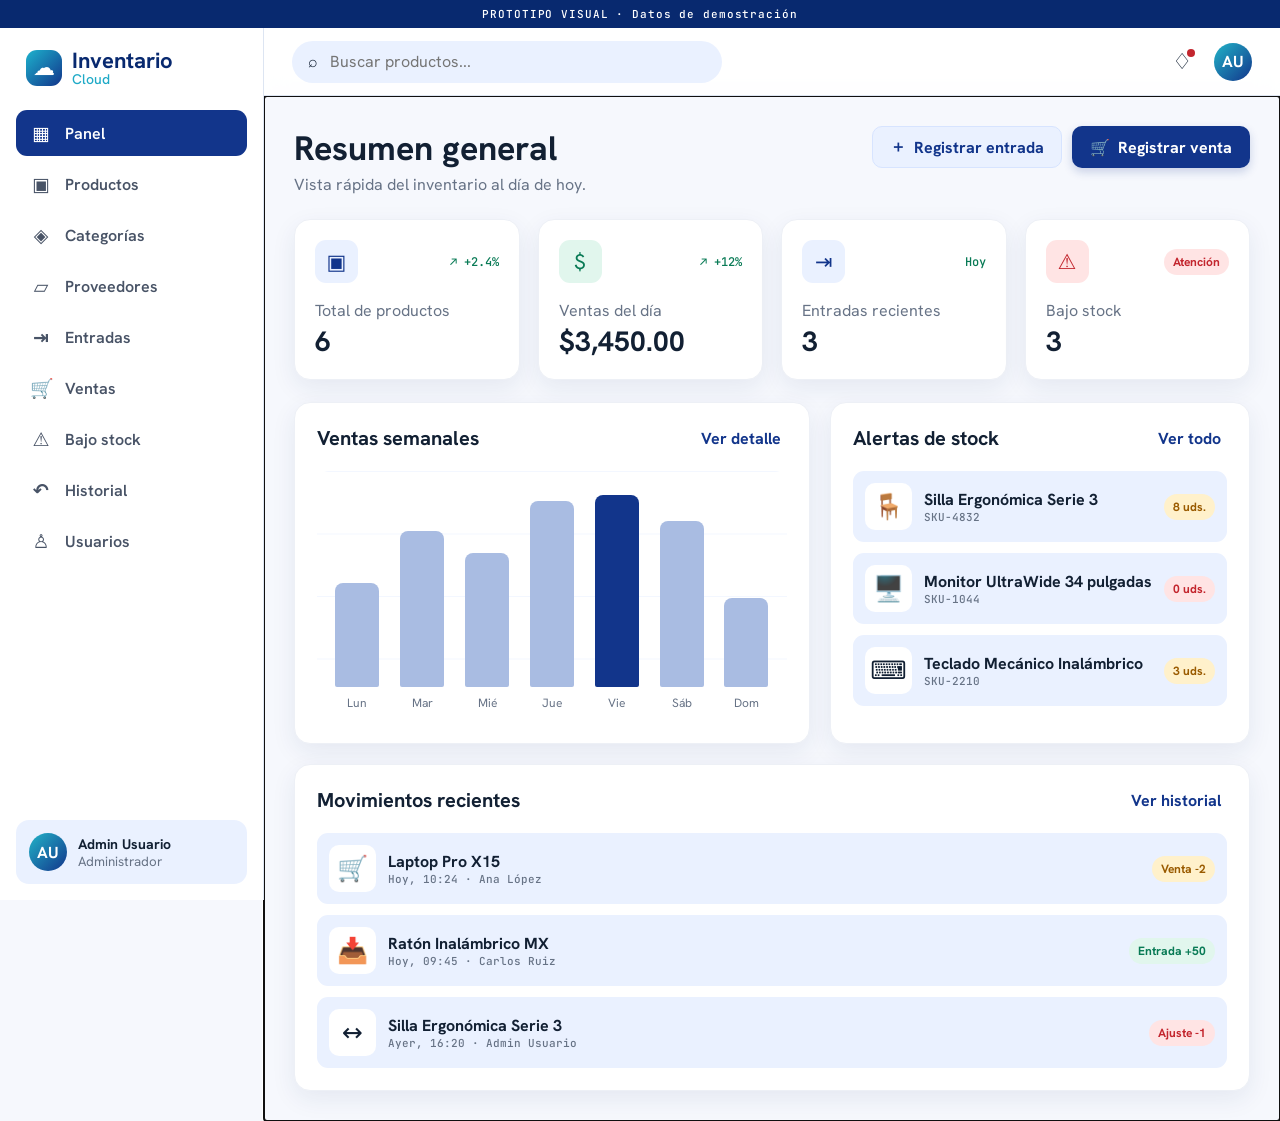
<file: diseno/template/index.html>
<!doctype html>
<html lang="es">
<head>
  <meta charset="utf-8">
  <meta name="viewport" content="width=device-width, initial-scale=1">
  <meta name="description" content="Prototipo navegable de Inventario Cloud">
  <title>Inventario Cloud — Prototipo</title>
  <link rel="preconnect" href="https://fonts.googleapis.com">
  <link rel="preconnect" href="https://fonts.gstatic.com" crossorigin>
  <link href="https://fonts.googleapis.com/css2?family=Hanken+Grotesk:wght@400;500;600;700&family=JetBrains+Mono:wght@500&display=swap" rel="stylesheet">
  <link rel="stylesheet" href="styles.css">
</head>
<body>
  <div class="prototype-banner">PROTOTIPO VISUAL · Datos de demostración</div>

  <div class="app-shell">
    <aside class="sidebar" id="sidebar" aria-label="Navegación principal">
      <div class="brand">
        <div class="brand-mark" aria-hidden="true">☁</div>
        <div><strong>Inventario</strong><span>Cloud</span></div>
      </div>
      <nav id="desktop-nav" class="nav-list"></nav>
      <div class="user-card">
        <div class="avatar">AU</div>
        <div><strong>Admin Usuario</strong><small>Administrador</small></div>
      </div>
    </aside>

    <div class="main-column">
      <header class="topbar">
        <button class="icon-button menu-button" id="menu-button" aria-label="Abrir menú">☰</button>
        <div class="mobile-brand"><span class="brand-mark">☁</span><strong>Inventario Cloud</strong></div>
        <label class="global-search">
          <span aria-hidden="true">⌕</span>
          <input id="global-search" type="search" placeholder="Buscar productos..." aria-label="Buscar productos">
        </label>
        <div class="top-actions">
          <button class="icon-button notification" aria-label="Notificaciones">♢<i></i></button>
          <button class="avatar avatar-button" aria-label="Perfil de usuario">AU</button>
        </div>
      </header>

      <main id="app" tabindex="-1"></main>
    </div>
  </div>

  <nav id="mobile-nav" class="mobile-nav" aria-label="Navegación móvil"></nav>
  <div class="scrim" id="scrim"></div>

  <dialog id="modal">
    <form method="dialog" class="modal-card" id="modal-form">
      <div class="modal-header">
        <div><p class="eyebrow">Inventario Cloud</p><h2 id="modal-title">Formulario</h2></div>
        <button class="icon-button" value="cancel" aria-label="Cerrar">×</button>
      </div>
      <div id="modal-content" class="form-grid"></div>
      <div class="modal-actions">
        <button class="button secondary" value="cancel">Cancelar</button>
        <button class="button primary" id="modal-submit" value="default">Guardar</button>
      </div>
    </form>
  </dialog>

  <div id="toast" class="toast" role="status" aria-live="polite"></div>
  <script src="app.js"></script>
</body>
</html>
</file>
<file: diseno/template/styles.css>
:root {
  --primary: #12358b;
  --primary-dark: #08296f;
  --secondary: #2f75e8;
  --surface: #f6f8fd;
  --card: #fff;
  --soft-blue: #eaf1ff;
  --border: #dde5f2;
  --text: #122033;
  --muted: #677386;
  --success: #087a55;
  --success-bg: #e1f6ed;
  --warning: #9a5b00;
  --warning-bg: #fff1cb;
  --danger: #c3262e;
  --danger-bg: #ffe4e4;
  --shadow: 0 8px 24px rgba(20, 48, 100, .08);
  --sidebar: 264px;
  --radius: 16px;
}

* { box-sizing: border-box; }
html { color-scheme: light; }
body { margin: 0; font-family: "Hanken Grotesk", system-ui, sans-serif; color: var(--text); background: var(--surface); }
button, input, select, textarea { font: inherit; }
button { cursor: pointer; }

.prototype-banner { height: 28px; display: grid; place-items: center; position: fixed; inset: 0 0 auto; z-index: 100; color: #fff; background: var(--primary-dark); font: 500 11px "JetBrains Mono", monospace; letter-spacing: .08em; }
.app-shell { min-height: 100vh; padding-top: 28px; }
.sidebar { position: fixed; inset: 28px auto 0 0; z-index: 30; width: var(--sidebar); display: flex; flex-direction: column; padding: 22px 16px 16px; background: #fff; border-right: 1px solid var(--border); }
.brand { display: flex; align-items: center; gap: 10px; padding: 0 10px 24px; color: var(--primary-dark); font-size: 22px; line-height: 1; }
.brand span { display: block; color: #1faac7; font-size: 14px; font-weight: 500; }
.brand-mark { width: 36px; height: 36px; display: grid; place-items: center; flex: 0 0 auto; color: #fff; background: linear-gradient(135deg, #1db2cd, var(--primary)); border-radius: 11px; }
.nav-list { display: grid; gap: 5px; }
.nav-item { width: 100%; min-height: 46px; display: flex; align-items: center; gap: 13px; padding: 0 14px; border: 0; border-radius: 11px; color: #485366; background: transparent; text-align: left; font-weight: 600; }
.nav-item:hover { background: var(--soft-blue); }
.nav-item.active { color: #fff; background: var(--primary); }
.nav-icon { width: 22px; font-size: 19px; text-align: center; }
.user-card { display: flex; align-items: center; gap: 11px; margin-top: auto; padding: 13px; background: var(--soft-blue); border-radius: 13px; }
.user-card strong, .user-card small { display: block; }
.user-card strong { font-size: 14px; }
.user-card small { color: var(--muted); }
.avatar { width: 38px; height: 38px; display: grid; place-items: center; flex: 0 0 auto; border-radius: 50%; color: #fff; background: linear-gradient(135deg, #22b4c8, var(--primary)); font-weight: 700; }
.avatar-button { border: 0; }

.main-column { min-height: calc(100vh - 28px); padding-left: var(--sidebar); }
.topbar { height: 68px; position: sticky; top: 28px; z-index: 20; display: flex; align-items: center; gap: 18px; padding: 0 28px; background: rgba(255,255,255,.92); border-bottom: 1px solid var(--border); backdrop-filter: blur(12px); }
.global-search { width: min(430px, 50vw); display: flex; align-items: center; gap: 10px; padding: 0 16px; margin-right: auto; background: var(--soft-blue); border-radius: 999px; }
.global-search input { width: 100%; height: 42px; border: 0; outline: 0; background: transparent; }
.top-actions { display: flex; align-items: center; gap: 12px; }
.icon-button { width: 40px; height: 40px; display: grid; place-items: center; border: 0; border-radius: 50%; color: var(--text); background: transparent; font-size: 22px; }
.icon-button:hover { background: var(--soft-blue); }
.notification { position: relative; }
.notification i { width: 8px; height: 8px; position: absolute; top: 7px; right: 7px; border-radius: 50%; background: var(--danger); }
.menu-button, .mobile-brand { display: none; }

main { padding: 30px; }
.page { max-width: 1320px; margin: 0 auto; animation: enter .18s ease-out; }
@keyframes enter { from { opacity: 0; transform: translateY(5px); } }
.page-header { display: flex; align-items: flex-start; justify-content: space-between; gap: 20px; margin-bottom: 24px; }
.page-header h1 { margin: 0 0 4px; font-size: clamp(26px, 3vw, 34px); }
.page-header p { margin: 0; color: var(--muted); }
.page-actions { display: flex; gap: 10px; }
.button { min-height: 42px; display: inline-flex; align-items: center; justify-content: center; gap: 8px; padding: 0 17px; border: 1px solid transparent; border-radius: 10px; font-weight: 700; }
.button.primary { color: #fff; background: var(--primary); box-shadow: 0 4px 10px rgba(18,53,139,.2); }
.button.primary:hover { background: var(--primary-dark); }
.button.secondary { color: var(--primary); background: var(--soft-blue); border-color: #d7e4ff; }
.button.danger { color: var(--danger); background: var(--danger-bg); }

.stats { display: grid; grid-template-columns: repeat(4, minmax(0, 1fr)); gap: 18px; margin-bottom: 22px; }
.stat-card, .card { background: var(--card); border: 1px solid #edf0f6; border-radius: var(--radius); box-shadow: var(--shadow); }
.stat-card { min-height: 145px; padding: 20px; }
.stat-top { display: flex; justify-content: space-between; align-items: center; }
.stat-icon { width: 43px; height: 43px; display: grid; place-items: center; border-radius: 11px; color: var(--primary); background: var(--soft-blue); font-size: 21px; }
.stat-icon.success { color: var(--success); background: var(--success-bg); }
.stat-icon.warning { color: var(--danger); background: var(--danger-bg); }
.trend { color: var(--success); font: 500 12px "JetBrains Mono", monospace; }
.stat-card p { margin: 17px 0 2px; color: var(--muted); }
.stat-card strong { font-size: 28px; }
.dashboard-grid { display: grid; grid-template-columns: 2fr 1fr; gap: 20px; }
.card { padding: 22px; }
.card h2 { margin: 0; font-size: 20px; }
.card-heading { display: flex; justify-content: space-between; align-items: center; margin-bottom: 20px; }
.text-button { border: 0; color: var(--primary); background: none; font-weight: 700; }
.chart { height: 250px; display: flex; align-items: end; justify-content: space-around; gap: 14px; padding: 24px 15px 10px; background: linear-gradient(#f3f7ff 1px, transparent 1px); background-size: 100% 25%; border-radius: 12px; }
.bar-wrap { height: 100%; display: flex; flex-direction: column; justify-content: end; align-items: center; gap: 8px; color: var(--muted); font-size: 12px; }
.bar { width: clamp(25px, 4vw, 44px); height: var(--value); min-height: 15px; border-radius: 8px 8px 2px 2px; background: #a9bce2; }
.bar.highlight { background: var(--primary); }
.alert-list, .activity-list { display: grid; gap: 11px; }
.alert-row, .activity-row { display: flex; align-items: center; gap: 12px; padding: 12px; background: var(--soft-blue); border-radius: 11px; }
.product-thumb { width: 47px; height: 47px; display: grid; place-items: center; flex: 0 0 auto; border-radius: 10px; background: #fff; font-size: 25px; }
.row-copy { min-width: 0; flex: 1; }
.row-copy strong, .row-copy small { display: block; overflow: hidden; text-overflow: ellipsis; white-space: nowrap; }
.row-copy small { color: var(--muted); font: 500 11px "JetBrains Mono", monospace; }
.badge { display: inline-flex; align-items: center; justify-content: center; padding: 5px 9px; border-radius: 999px; font-size: 12px; font-weight: 700; white-space: nowrap; }
.badge.success { color: var(--success); background: var(--success-bg); }
.badge.warning { color: var(--warning); background: var(--warning-bg); }
.badge.danger { color: var(--danger); background: var(--danger-bg); }
.activity-card { grid-column: 1 / -1; }

.toolbar { display: flex; gap: 12px; padding: 16px; margin-bottom: 16px; background: var(--soft-blue); border-radius: 14px; }
.field-inline { min-width: 190px; flex: 1; position: relative; }
.field-inline input, .field-inline select, .form-field input, .form-field select, .form-field textarea { width: 100%; min-height: 43px; padding: 10px 12px; border: 1px solid var(--border); border-radius: 9px; outline: none; color: var(--text); background: #fff; }
.field-inline input:focus, .field-inline select:focus, .form-field input:focus, .form-field select:focus, .form-field textarea:focus { border-color: var(--secondary); box-shadow: 0 0 0 3px rgba(47,117,232,.13); }
.table-shell { overflow: auto; padding: 0; }
table { width: 100%; border-collapse: collapse; }
th, td { padding: 14px 15px; border-bottom: 1px solid #edf0f5; text-align: left; white-space: nowrap; }
th { color: #5e6879; background: #f1f5fd; font: 500 12px "JetBrains Mono", monospace; text-transform: uppercase; }
td.numeric, th.numeric { text-align: right; font-family: "JetBrains Mono", monospace; }
.product-name { display: flex; align-items: center; gap: 10px; font-weight: 600; }
.table-actions { display: flex; gap: 4px; }
.empty { padding: 50px 20px; color: var(--muted); text-align: center; }
.product-cards { display: none; }

.sale-layout { display: grid; grid-template-columns: minmax(0, 1.6fr) minmax(300px, .75fr); gap: 20px; }
.sale-items { display: grid; gap: 12px; }
.sale-item { display: grid; grid-template-columns: auto 1fr auto auto; align-items: center; gap: 14px; padding: 16px; border: 1px solid var(--border); border-radius: 13px; }
.quantity { display: flex; align-items: center; gap: 9px; padding: 5px; background: var(--soft-blue); border-radius: 999px; }
.quantity button { width: 30px; height: 30px; border: 0; border-radius: 50%; color: var(--primary); background: #fff; font-size: 20px; }
.quantity strong { width: 20px; text-align: center; }
.money { font: 500 15px "JetBrains Mono", monospace; }
.totals { display: grid; gap: 15px; position: sticky; top: 118px; align-self: start; }
.total-line { display: flex; justify-content: space-between; color: var(--muted); }
.total-line.final { padding-top: 16px; border-top: 1px solid var(--border); color: var(--text); font-size: 23px; font-weight: 700; }
.totals .button { width: 100%; margin-top: 8px; }

.form-grid { display: grid; grid-template-columns: repeat(2, 1fr); gap: 15px; }
.form-field { display: grid; gap: 6px; }
.form-field.full { grid-column: 1 / -1; }
.form-field label { font-size: 13px; font-weight: 700; }
.form-field textarea { min-height: 90px; resize: vertical; }
dialog { width: min(680px, calc(100% - 30px)); padding: 0; border: 0; border-radius: 18px; box-shadow: 0 24px 70px rgba(0,0,0,.25); }
dialog::backdrop { background: rgba(8,22,46,.48); backdrop-filter: blur(3px); }
.modal-card { padding: 24px; }
.modal-header { display: flex; justify-content: space-between; align-items: flex-start; margin-bottom: 20px; }
.modal-header h2 { margin: 0; }
.eyebrow { margin: 0 0 4px; color: var(--secondary); font: 500 11px "JetBrains Mono", monospace; text-transform: uppercase; }
.modal-actions { display: flex; justify-content: flex-end; gap: 10px; margin-top: 23px; }
.toast { position: fixed; right: 22px; bottom: 25px; z-index: 100; padding: 13px 18px; border-radius: 10px; color: #fff; background: var(--success); box-shadow: var(--shadow); opacity: 0; transform: translateY(15px); pointer-events: none; transition: .2s; }
.toast.show { opacity: 1; transform: translateY(0); }
.mobile-nav, .scrim { display: none; }

@media (max-width: 980px) {
  .sidebar { transform: translateX(-100%); transition: transform .25s ease; box-shadow: 20px 0 50px rgba(0,0,0,.12); }
  .sidebar.open { transform: translateX(0); }
  .main-column { padding-left: 0; }
  .menu-button, .mobile-brand { display: flex; align-items: center; gap: 8px; }
  .mobile-brand .brand-mark { width: 32px; height: 32px; }
  .global-search { margin-left: auto; }
  .scrim { position: fixed; inset: 28px 0 0; z-index: 25; background: rgba(8,22,46,.35); }
  .scrim.show { display: block; }
  .stats { grid-template-columns: repeat(2, 1fr); }
}

@media (max-width: 680px) {
  .prototype-banner { font-size: 9px; }
  .topbar { height: 64px; padding: 0 14px; }
  .global-search, .notification { display: none; }
  .mobile-brand { margin-right: auto; font-size: 16px; }
  main { padding: 20px 16px 100px; }
  .page-header { align-items: center; }
  .page-header p { display: none; }
  .page-header h1 { font-size: 26px; }
  .page-actions .button span.label { display: none; }
  .stats { grid-template-columns: repeat(2, 1fr); gap: 12px; }
  .stat-card { min-height: 126px; padding: 15px; }
  .stat-card p { margin-top: 12px; font-size: 13px; }
  .stat-card strong { font-size: 23px; }
  .dashboard-grid { grid-template-columns: 1fr; }
  .activity-card { grid-column: auto; }
  .chart { height: 220px; }
  .toolbar { display: grid; grid-template-columns: 1fr 1fr; }
  .field-inline:first-child { grid-column: 1 / -1; }
  .table-shell table { display: none; }
  .table-shell { overflow: visible; padding: 0; background: transparent; border: 0; box-shadow: none; }
  .product-cards { display: grid; gap: 12px; }
  .product-mobile-card { padding: 15px; background: #fff; border: 1px solid var(--border); border-radius: 14px; box-shadow: var(--shadow); }
  .product-mobile-top { display: flex; gap: 12px; align-items: flex-start; }
  .product-mobile-card .product-thumb { width: 62px; height: 62px; }
  .product-mobile-card h3 { margin: 3px 0; font-size: 17px; }
  .product-mobile-meta { display: flex; justify-content: space-between; align-items: end; margin-top: 14px; }
  .sale-layout { grid-template-columns: 1fr; }
  .sale-item { grid-template-columns: auto 1fr auto; }
  .sale-item .money { grid-column: 2; }
  .quantity { grid-column: 3; grid-row: 1 / span 2; }
  .totals { position: static; }
  .form-grid { grid-template-columns: 1fr; }
  .form-field.full { grid-column: auto; }
  .mobile-nav { height: 76px; position: fixed; inset: auto 0 0; z-index: 24; display: grid; grid-template-columns: repeat(3, 1fr); padding: 7px 8px max(7px, env(safe-area-inset-bottom)); background: rgba(255,255,255,.96); border-top: 1px solid var(--border); backdrop-filter: blur(12px); }
  .mobile-nav .nav-item { min-height: 59px; flex-direction: column; justify-content: center; gap: 2px; padding: 4px; border-radius: 999px; font-size: 12px; text-align: center; }
  .mobile-nav .nav-item.active { color: #075fc4; background: #dce9ff; }
  .toast { right: 15px; bottom: 90px; left: 15px; text-align: center; }
}

@media (prefers-reduced-motion: reduce) { *, *::before, *::after { scroll-behavior: auto !important; animation-duration: .01ms !important; transition-duration: .01ms !important; } }
</file>
